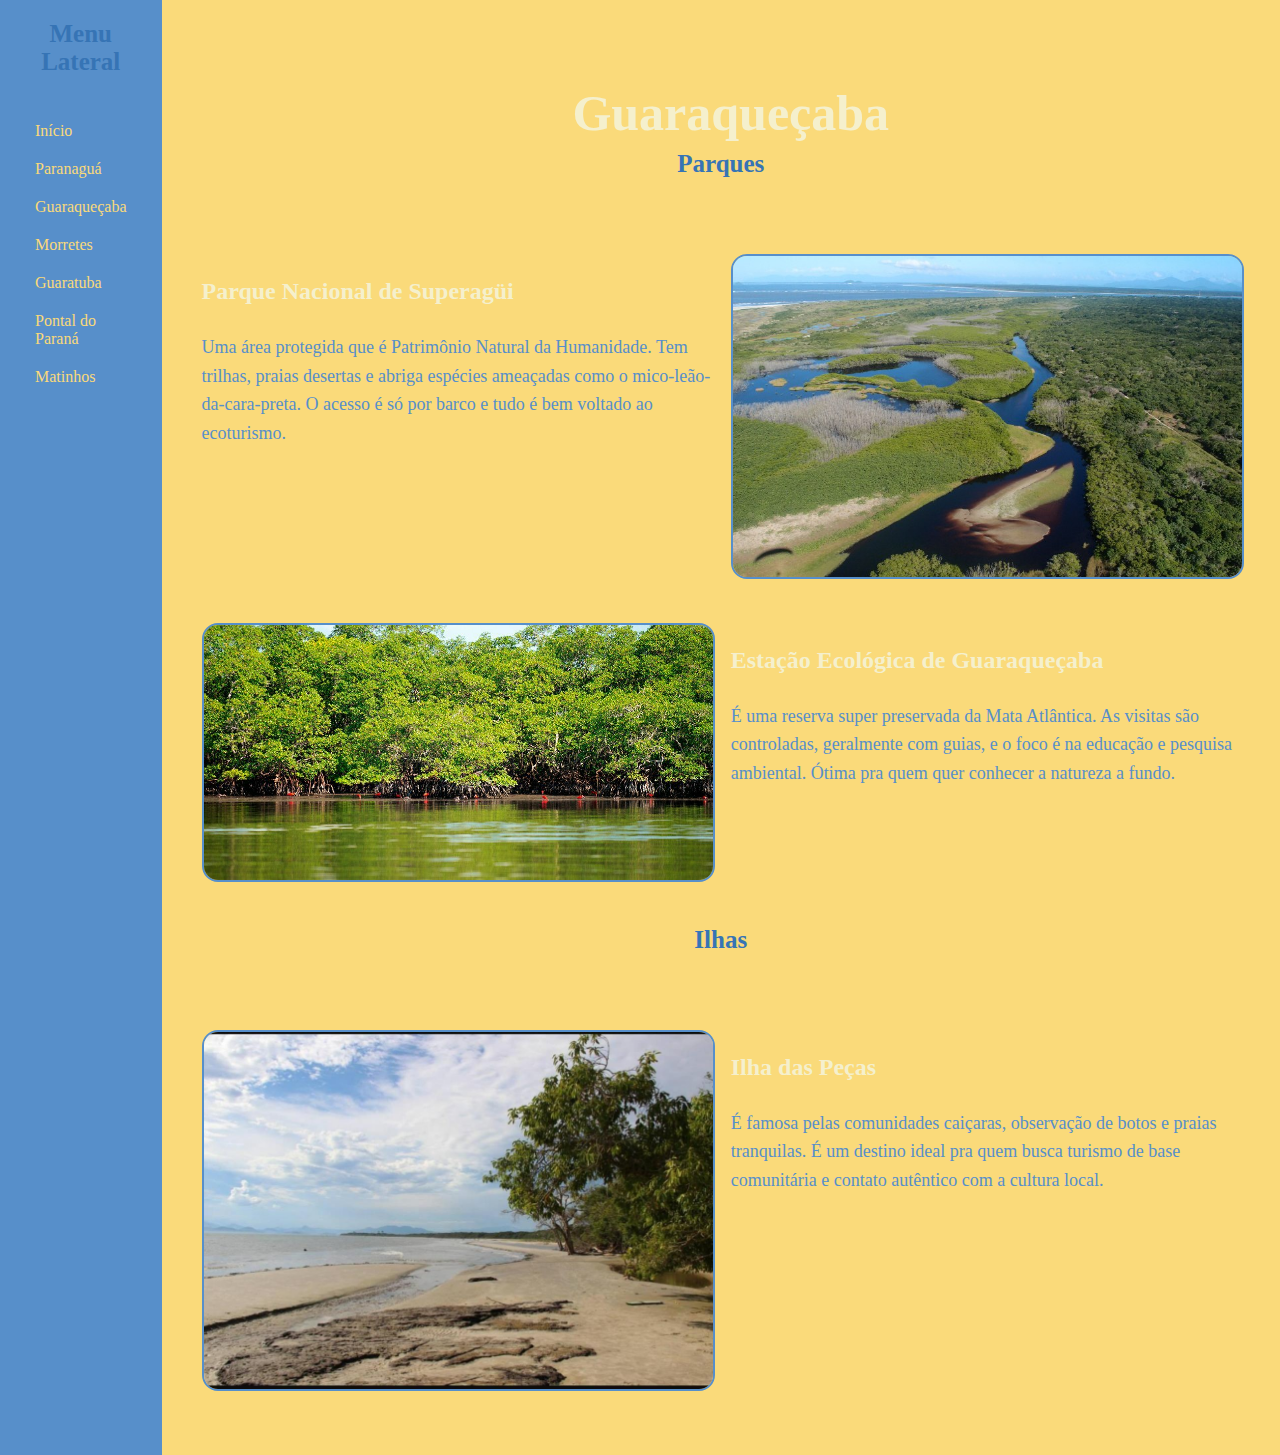
<file: guaraquecaba.html>
<!DOCTYPE html>
<html lang="pt-BR">

<head>
    <meta charset="UTF-8" />
    <meta name="viewport" content="width=device-width, initial-scale=1.0" />
    <title>Ecoturismo litoral do Paraná</title>
    <link rel="stylesheet" href="style.css" />
</head>

<body>
    <input type="checkbox" id="menu-toggle">
    <label for="menu-toggle" class="menu-icon">&#9776; Menu</label>

    <div class="container">
        <nav class="sidebar">
            <h2 class="sidebar_titulo">Menu Lateral</h2>
            <ul>
                <li><a href="index.html">Início</a></li>
                <li><a href="Paranaguá.html">Paranaguá</a></li>
                <li><a href="guaraquecaba.html">Guaraqueçaba</a></li>
                <li><a href="morretes.html">Morretes</a></li>
                <li><a href="guaratuba.html">Guaratuba</a></li>
                <li><a href="pontaldoparana.html">Pontal do Paraná</a></li>
                <li><a href="matinhos.html">Matinhos</a></li>
            </ul>
        </nav>

        <main class="main-content">
            <section class="principal">
                <h1 class="principal_titulo">Guaraqueçaba</h1>
            </section>

            <h2 class="sidebar_titulo">Parques</h2>

            <section class="atrativos-container">

                <div class="atrativo">
                    <div class="atrativo-texto">
                        <h3>Parque Nacional de Superagüi</h3>
                        <p>
                            Uma área protegida que é Patrimônio Natural da Humanidade. Tem trilhas, praias desertas e
                            abriga espécies ameaçadas como o mico-leão-da-cara-preta. O acesso é só por barco e tudo é
                            bem voltado ao ecoturismo.
                        </p>
                    </div>
                    <div class="atrativo-imagem">
                        <img src="imagens/Parque Nacional de Superagüi.jpeg" alt="Praia de Leste">
                    </div>
                </div>

                <div class="atrativo">
                    <div class="atrativo-texto">
                        <h3>Estação Ecológica de Guaraqueçaba</h3>
                        <p>
                            É uma reserva super preservada da Mata Atlântica. As visitas são controladas, geralmente com
                            guias, e o foco é na educação e pesquisa ambiental. Ótima pra quem quer conhecer a natureza
                            a fundo.
                        </p>
                    </div>
                    <div class="atrativo-imagem">
                        <img src="imagens/Estação Ecológica de Guaraqueçaba.jpg" alt="Praia de Ipanema">
                    </div>
                </div>


                <h2 class="sidebar_titulo">Ilhas</h2>

                <div class="atrativo">
                    <div class="atrativo-texto">
                        <h3>Ilha das Peças</h3>
                        <p>
                            É famosa pelas comunidades caiçaras, observação de botos e praias tranquilas. É um destino
                            ideal pra quem busca turismo de base comunitária e contato autêntico com a cultura local.
                        </p>
                    </div>
                    <div class="atrativo-imagem">
                        <img src="imagens/ilha das peças.jpg" alt="Ilhas dos Currais">
                    </div>
                </div>

            </section>
        </main>
    </div>
</body>

</html>
</file>
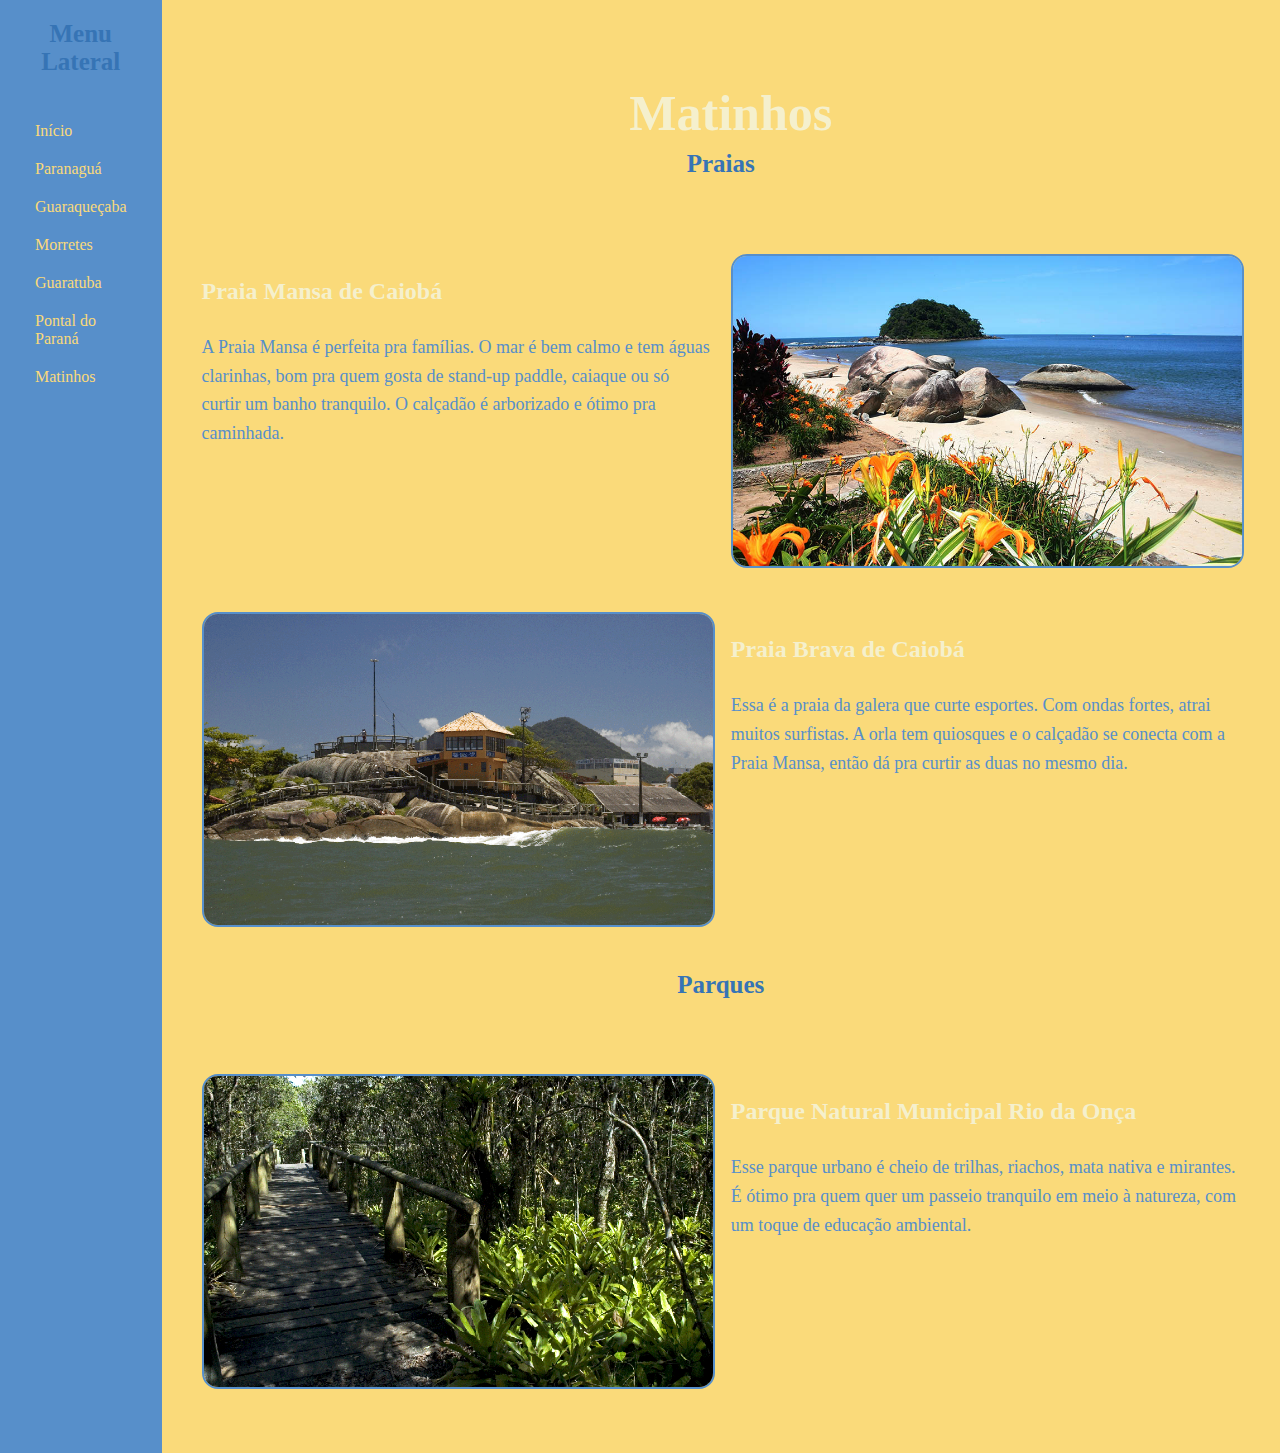
<file: matinhos.html>
<!DOCTYPE html>
<html lang="pt-BR">

<head>
  <meta charset="UTF-8" />
  <meta name="viewport" content="width=device-width, initial-scale=1.0" />
    <title>Ecoturismo litoral do Paraná</title>
  <link rel="stylesheet" href="style.css" />
</head>

<body>
  <input type="checkbox" id="menu-toggle" />
  <label class="menu-icon" for="menu-toggle">☰ Menu</label>

  <div class="container">
    <nav class="sidebar">
      <h2 class="sidebar_titulo">Menu Lateral</h2>
      <ul>
                <li><a href="index.html">Início</a></li>
                <li><a href="Paranaguá.html">Paranaguá</a></li>
                <li><a href="guaraquecaba.html">Guaraqueçaba</a></li>
                <li><a href="morretes.html">Morretes</a></li>
                <li><a href="guaratuba.html">Guaratuba</a></li>
                <li><a href="pontaldoparana.html">Pontal do Paraná</a></li>
                <li><a href="matinhos.html">Matinhos</a></li>
      </ul>
    </nav>

    <main class="main-content">
      <section class="principal">
        <h1 class="principal_titulo">Matinhos</h1>
      </section>

      <h2 class="sidebar_titulo">Praias</h2>

      <section class="atrativos-container">

        <div class="atrativo">
          <div class="atrativo-texto">
            <h3>Praia Mansa de Caiobá</h3>
            <p>
              A Praia Mansa é perfeita pra famílias. O mar é bem calmo e tem águas clarinhas, bom pra quem gosta de
              stand-up paddle, caiaque ou só curtir um banho tranquilo. O calçadão é arborizado e ótimo pra caminhada.
            </p>
          </div>
          <div class="atrativo-imagem">
            <img src="imagens/praia mansa de caiobá.jpg" alt="Praia de Leste">
          </div>
        </div>

        <div class="atrativo">
          <div class="atrativo-texto">
            <h3>Praia Brava de Caiobá</h3>
            <p>
              Essa é a praia da galera que curte esportes. Com ondas fortes, atrai muitos surfistas. A orla tem
              quiosques e o calçadão se conecta com a Praia Mansa, então dá pra curtir as duas no mesmo dia.
            </p>
          </div>
          <div class="atrativo-imagem">
            <img src="imagens/praia brava de caiobá.gif" alt="Praia de Ipanema">
          </div>
        </div>

        <h2 class="sidebar_titulo">Parques</h2>

        <div class="atrativo">
          <div class="atrativo-texto">
            <h3>Parque Natural Municipal Rio da Onça</h3>
            <p>
              Esse parque urbano é cheio de trilhas, riachos, mata nativa e mirantes. É ótimo pra quem quer um passeio
              tranquilo em meio à natureza, com um toque de educação ambiental. </p>
          </div>
          <div class="atrativo-imagem">
            <img src="imagens/Parque Natural Municipal Rio da Onça.gif" alt="Ilhas dos Currais">
          </div>
        </div>

      </section>


    </main>
  </div>
</body>

</html>
</file>
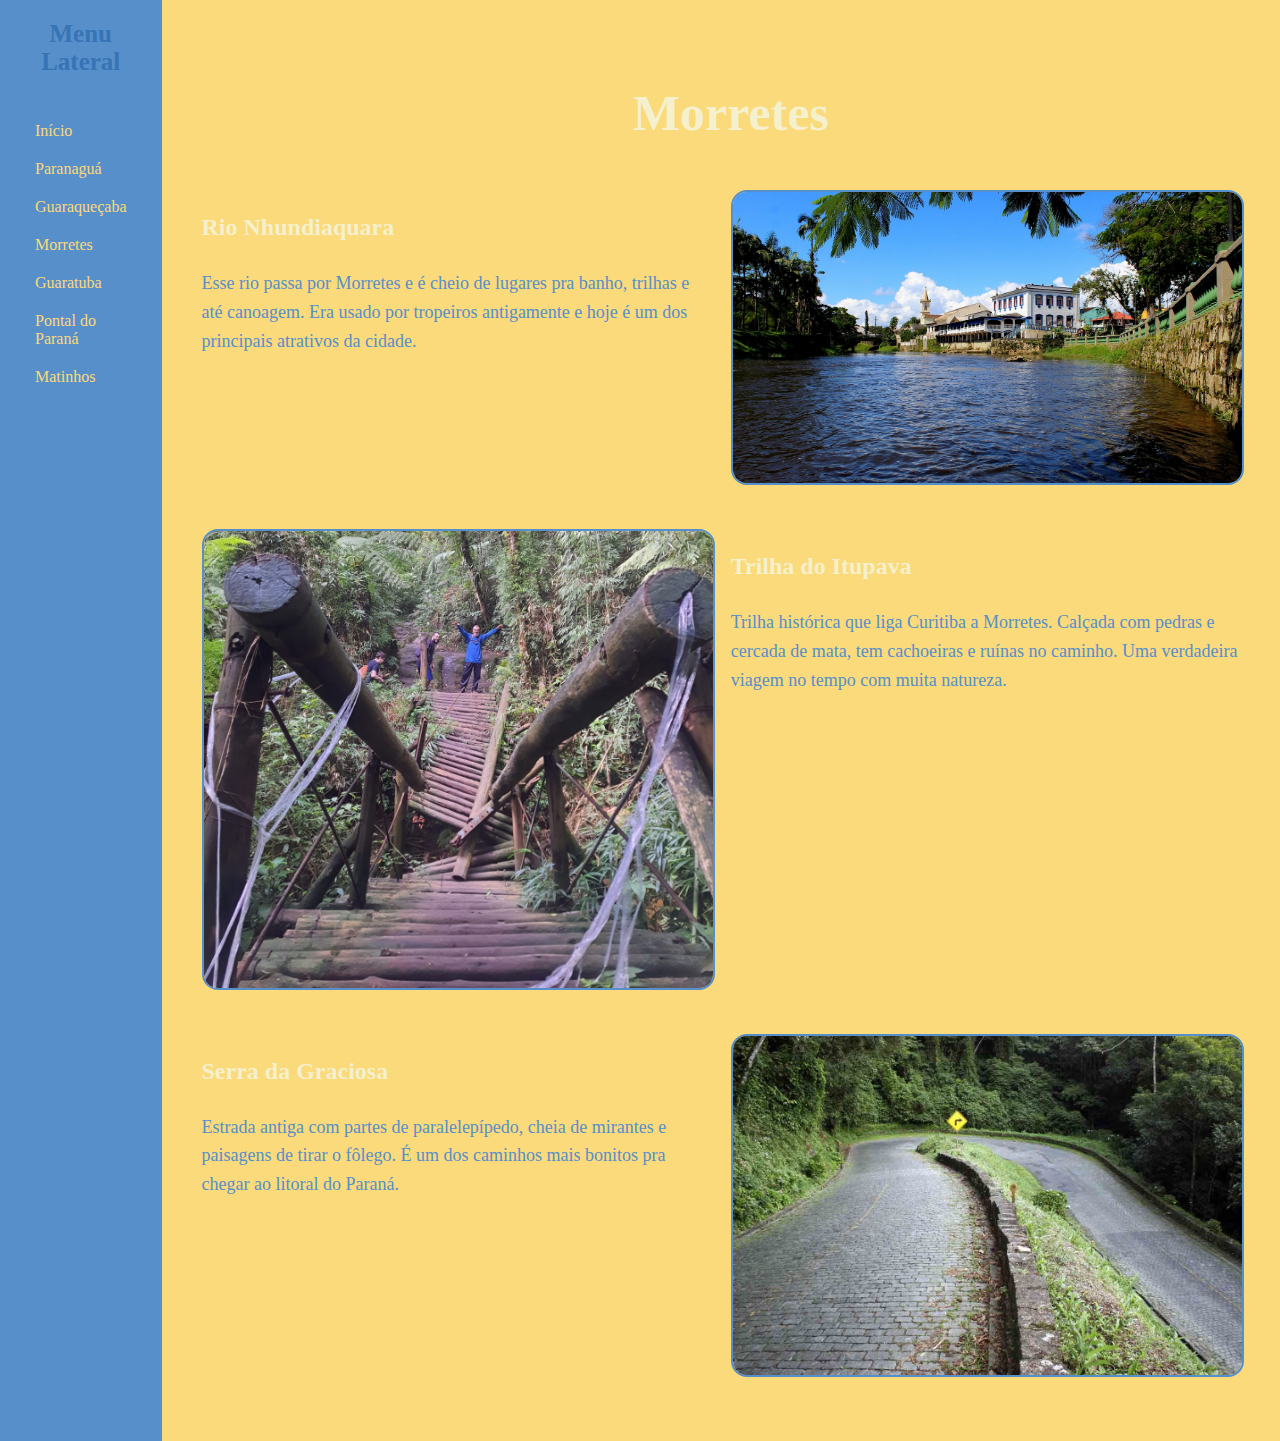
<file: morretes.html>
<!DOCTYPE html>
<html lang="pt-BR">

<head>
    <meta charset="UTF-8" />
    <meta name="viewport" content="width=device-width, initial-scale=1.0" />
    <title>Ecoturismo litoral do Paraná</title>
    <link rel="stylesheet" href="style.css" />
</head>

<body>
    <input type="checkbox" id="menu-toggle">
    <label for="menu-toggle" class="menu-icon">&#9776; Menu</label>

    <div class="container">
        <nav class="sidebar">
            <h2 class="sidebar_titulo">Menu Lateral</h2>
            <ul>
                <li><a href="index.html">Início</a></li>
                <li><a href="Paranaguá.html">Paranaguá</a></li>
                <li><a href="guaraquecaba.html">Guaraqueçaba</a></li>
                <li><a href="morretes.html">Morretes</a></li>
                <li><a href="guaratuba.html">Guaratuba</a></li>
                <li><a href="pontaldoparana.html">Pontal do Paraná</a></li>
                <li><a href="matinhos.html">Matinhos</a></li>
            </ul>
        </nav>

        <main class="main-content">
            <section class="principal">
                <h1 class="principal_titulo">Morretes</h1>
            </section>


            <section class="atrativos-container">

                <div class="atrativo">
                    <div class="atrativo-texto">
                        <h3>Rio Nhundiaquara</h3>
                        <p>
                            Esse rio passa por Morretes e é cheio de lugares pra banho, trilhas e até canoagem. Era
                            usado por tropeiros antigamente e hoje é um dos principais atrativos da cidade.
                        </p>
                    </div>
                    <div class="atrativo-imagem">
                        <img src="imagens/rio nhundiaquara.jpg" alt="Praia de Leste">
                    </div>
                </div>

                <div class="atrativo">
                    <div class="atrativo-texto">
                        <h3>Trilha do Itupava</h3>
                        <p>
                            Trilha histórica que liga Curitiba a Morretes. Calçada com pedras e cercada de mata, tem
                            cachoeiras e ruínas no caminho. Uma verdadeira viagem no tempo com muita natureza.
                        </p>
                    </div>
                    <div class="atrativo-imagem">
                        <img src="imagens/trilha de itupava.jpeg" alt="Praia de Ipanema">
                    </div>
                </div>

                <div class="atrativo">
                    <div class="atrativo-texto">
                        <h3>Serra da Graciosa</h3>
                        <p>
                            Estrada antiga com partes de paralelepípedo, cheia de mirantes e paisagens de tirar o
                            fôlego. É um dos caminhos mais bonitos pra chegar ao litoral do Paraná.
                        </p>
                    </div>
                    <div class="atrativo-imagem">
                        <img src="imagens/serra da graciosa.jpg" alt="Praia de Shangri-lá">
                    </div>
                </div>

            </section>
        </main>
    </div>
</body>

</html>
</file>
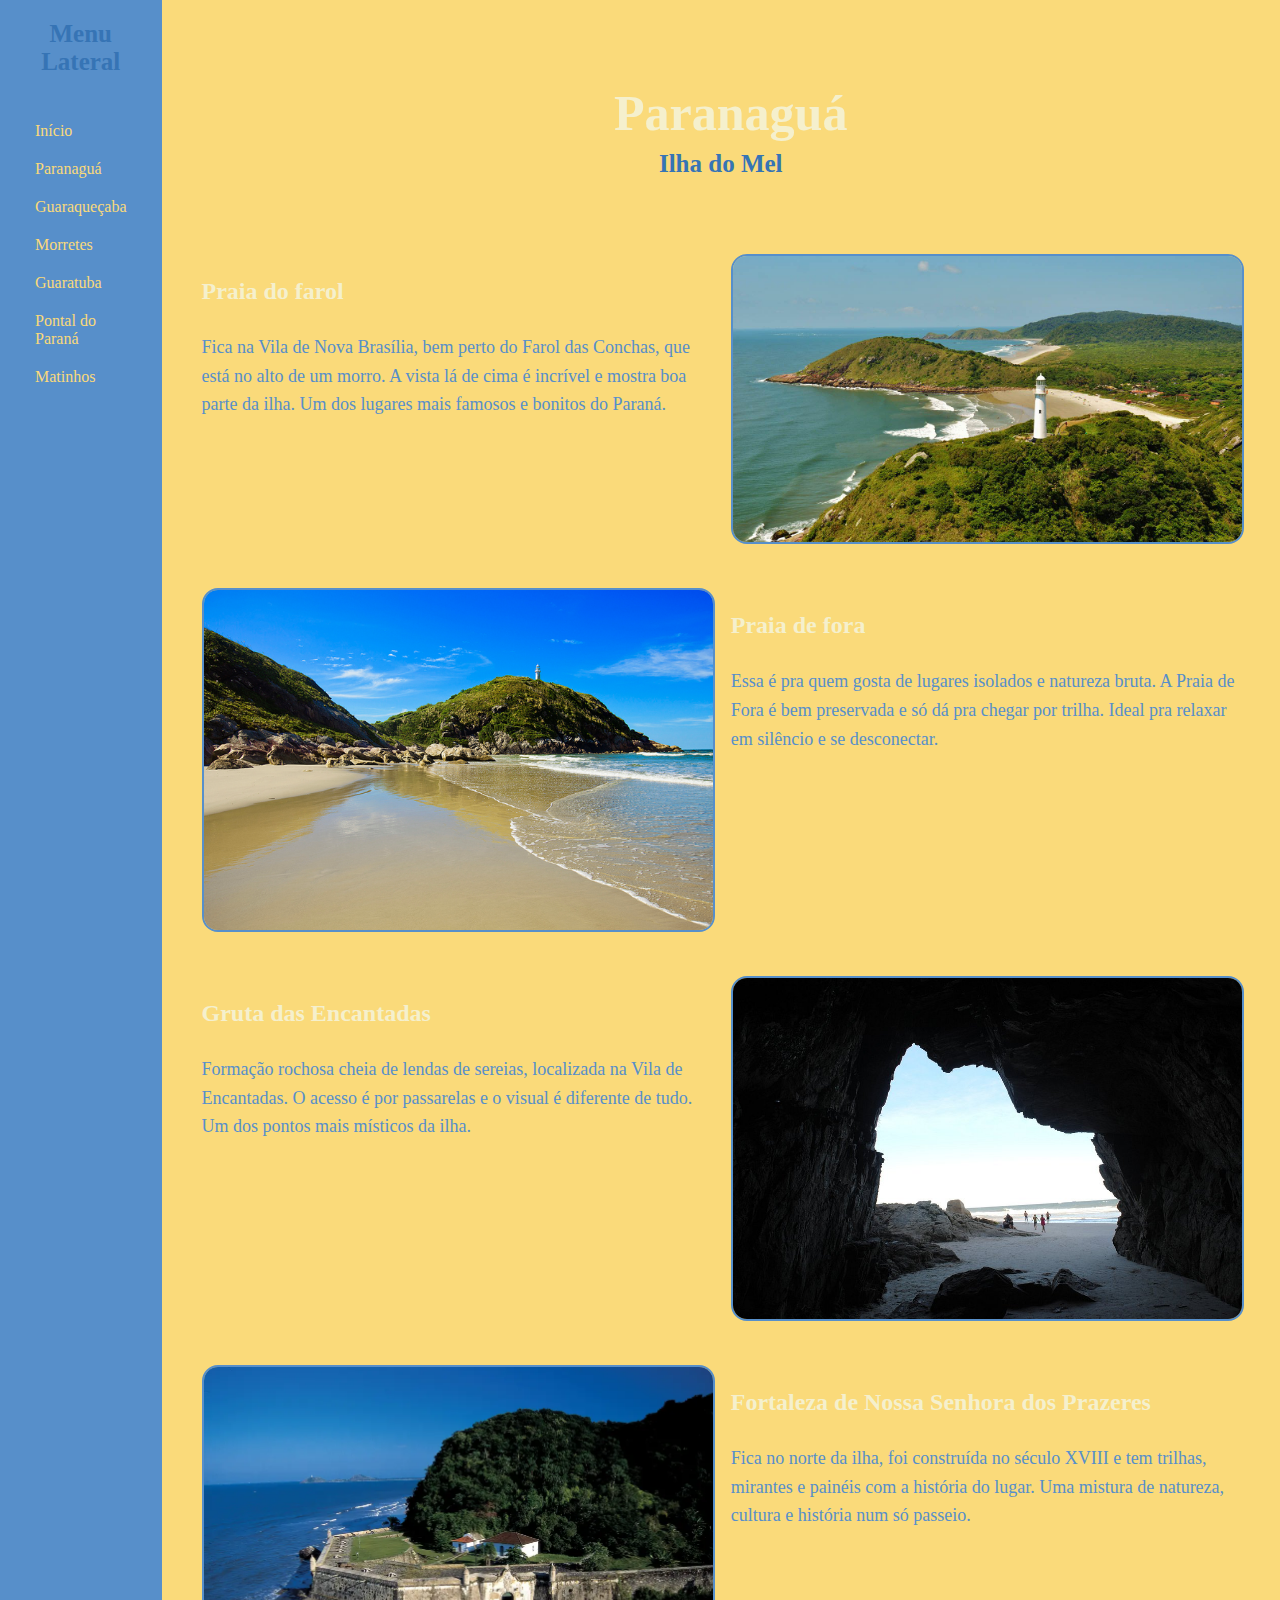
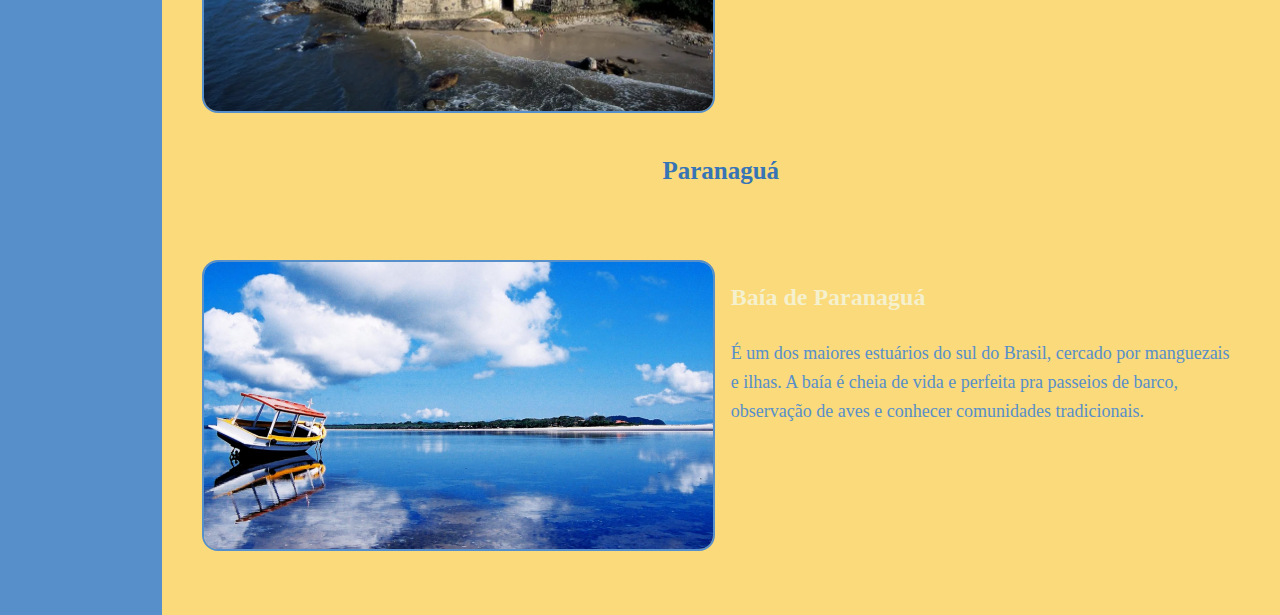
<file: Paranaguá.html>
<!DOCTYPE html>
<html lang="pt-BR">

<head>
    <meta charset="UTF-8" />
    <meta name="viewport" content="width=device-width, initial-scale=1.0" />
    <title>Ecoturismo litoral do Paraná</title>
    <link rel="stylesheet" href="style.css" />
</head>

<body>
    <input type="checkbox" id="menu-toggle">
    <label for="menu-toggle" class="menu-icon">&#9776; Menu</label>

    <div class="container">
        <nav class="sidebar">
            <h2 class="sidebar_titulo">Menu Lateral</h2>
            <ul>
                <li><a href="index.html">Início</a></li>
                <li><a href="Paranaguá.html">Paranaguá</a></li>
                <li><a href="guaraquecaba.html">Guaraqueçaba</a></li>
                <li><a href="morretes.html">Morretes</a></li>
                <li><a href="guaratuba.html">Guaratuba</a></li>
                <li><a href="pontaldoparana.html">Pontal do Paraná</a></li>
                <li><a href="matinhos.html">Matinhos</a></li>
            </ul>
        </nav>

        <main class="main-content">
            <section class="principal">
                <h1 class="principal_titulo">Paranaguá</h1>
            </section>

            <h2 class="sidebar_titulo">Ilha do Mel</h2>

            <section class="atrativos-container">


                <div class="atrativo">
                    <div class="atrativo-texto">
                        <h3>Praia do farol</h3>
                        <p>
                            Fica na Vila de Nova Brasília, bem perto do Farol das Conchas, que está no alto de um morro.
                            A vista lá de cima é incrível e mostra boa parte da ilha. Um dos lugares mais famosos e
                            bonitos do Paraná.
                        </p>
                    </div>
                    <div class="atrativo-imagem">
                        <img src="imagens/praia do farol.jpg" alt="Praia do farol">
                    </div>
                </div>


                <div class="atrativo">
                    <div class="atrativo-texto">
                        <h3>Praia de fora</h3>
                        <p>
                            Essa é pra quem gosta de lugares isolados e natureza bruta. A Praia de Fora é bem preservada
                            e só dá pra chegar por trilha. Ideal pra relaxar em silêncio e se desconectar.
                        </p>
                    </div>
                    <div class="atrativo-imagem">
                        <img src="imagens/praiadefora.png" alt="Praia de fora">
                    </div>
                </div>


                <div class="atrativo">
                    <div class="atrativo-texto">
                        <h3>Gruta das Encantadas</h3>
                        <p>
                            Formação rochosa cheia de lendas de sereias, localizada na Vila de Encantadas. O acesso é
                            por passarelas e o visual é diferente de tudo. Um dos pontos mais místicos da ilha.
                        </p>
                    </div>
                    <div class="atrativo-imagem">
                        <img src="imagens/gruta das encantadas.jpg" alt="Gruta das Encantadas">
                    </div>
                </div>


                <div class="atrativo">
                    <div class="atrativo-texto">
                        <h3>Fortaleza de Nossa Senhora dos Prazeres</h3>
                        <p>
                            Fica no norte da ilha, foi construída no século XVIII e tem trilhas, mirantes e painéis com
                            a história do lugar. Uma mistura de natureza, cultura e história num só passeio.
                        </p>
                    </div>
                    <div class="atrativo-imagem">
                        <img src="imagens/Fortaleza de Nossa Senhora dos Prazeres.webp" alt="Fortaleza de Nossa Senhora dos Prazeres">
                    </div>
                </div>

                <h2 class="sidebar_titulo">Paranaguá </h2>


                <div class="atrativo">
                    <div class="atrativo-texto">
                        <h3>Baía de Paranaguá</h3>
                        <p>
                            É um dos maiores estuários do sul do Brasil, cercado por manguezais e ilhas. A baía é cheia
                            de vida e perfeita pra passeios de barco, observação de aves e conhecer comunidades
                            tradicionais.
                        </p>
                    </div>
                    <div class="atrativo-imagem">
                        <img src="imagens/baía de paranaguá.jpg" alt="Baía de Paranaguá">
                    </div>
                </div>

            </section>
        </main>
    </div>
</body>

</html>
</file>
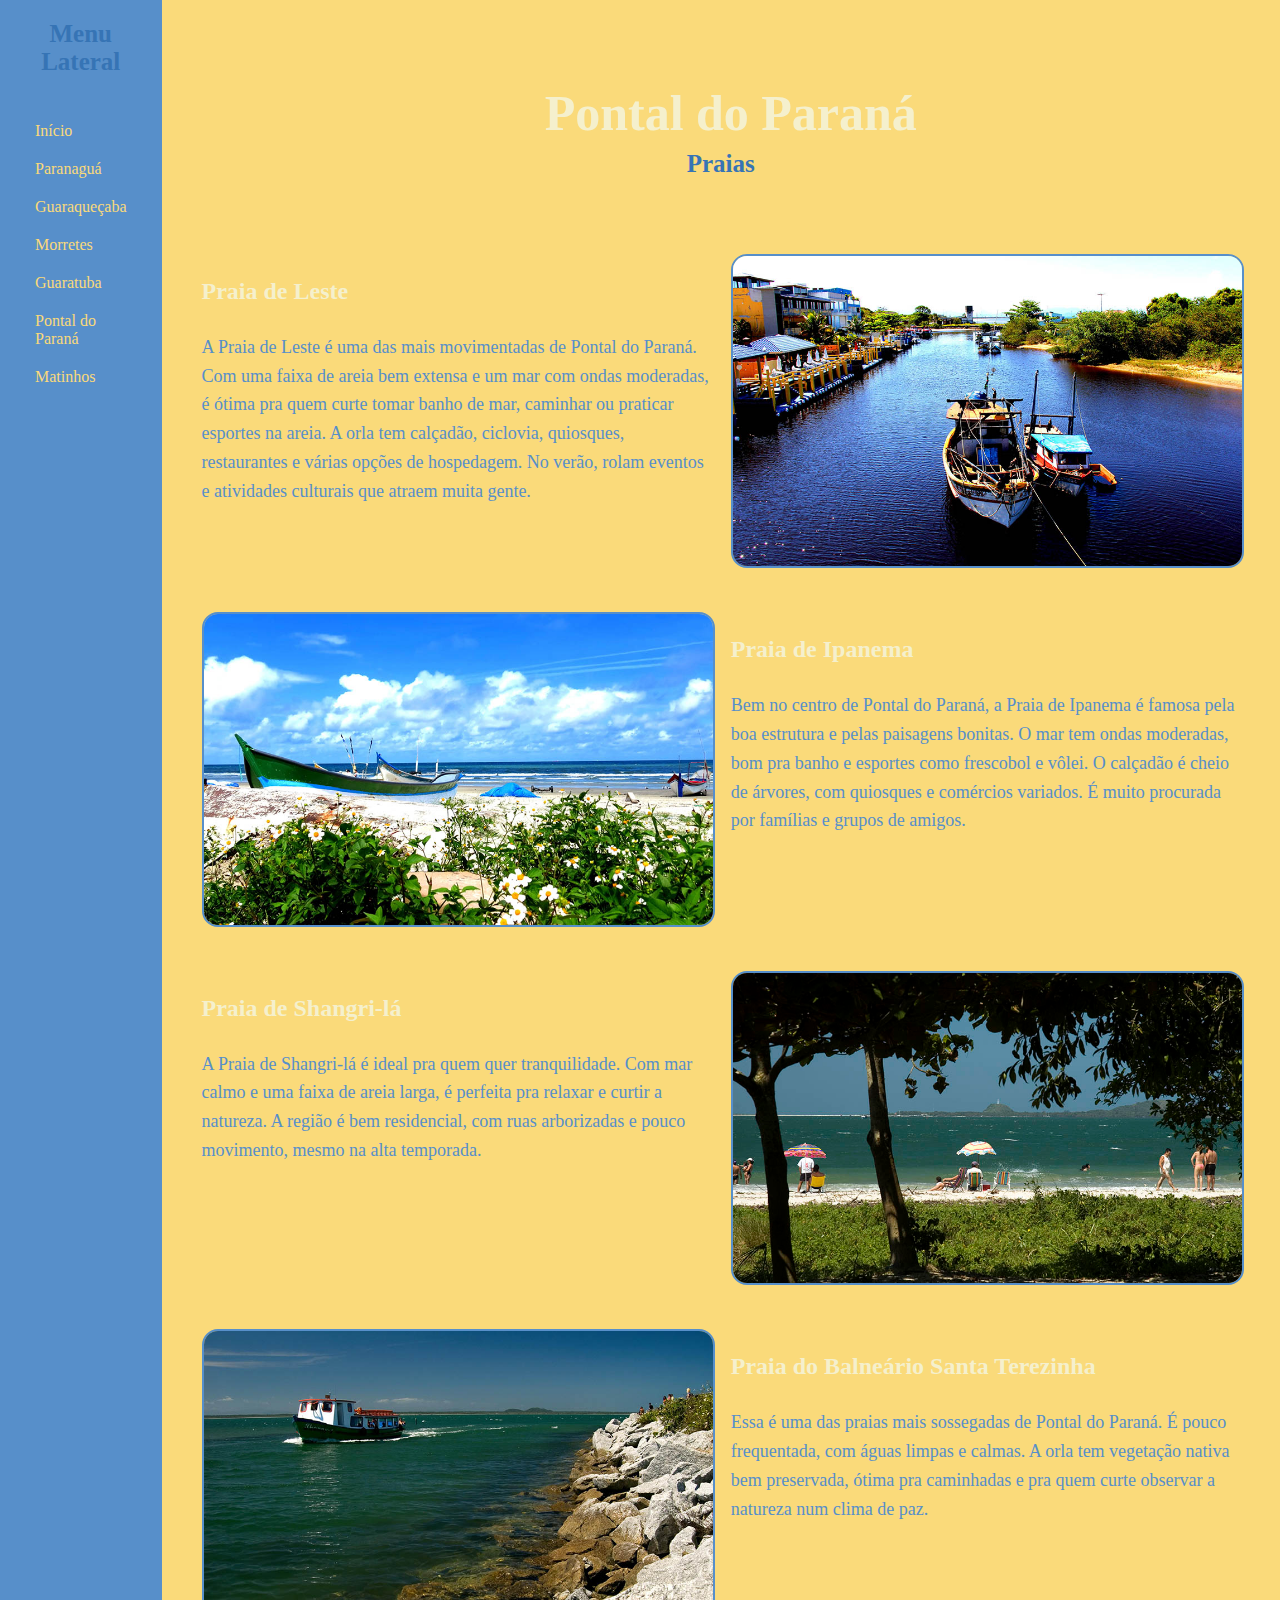
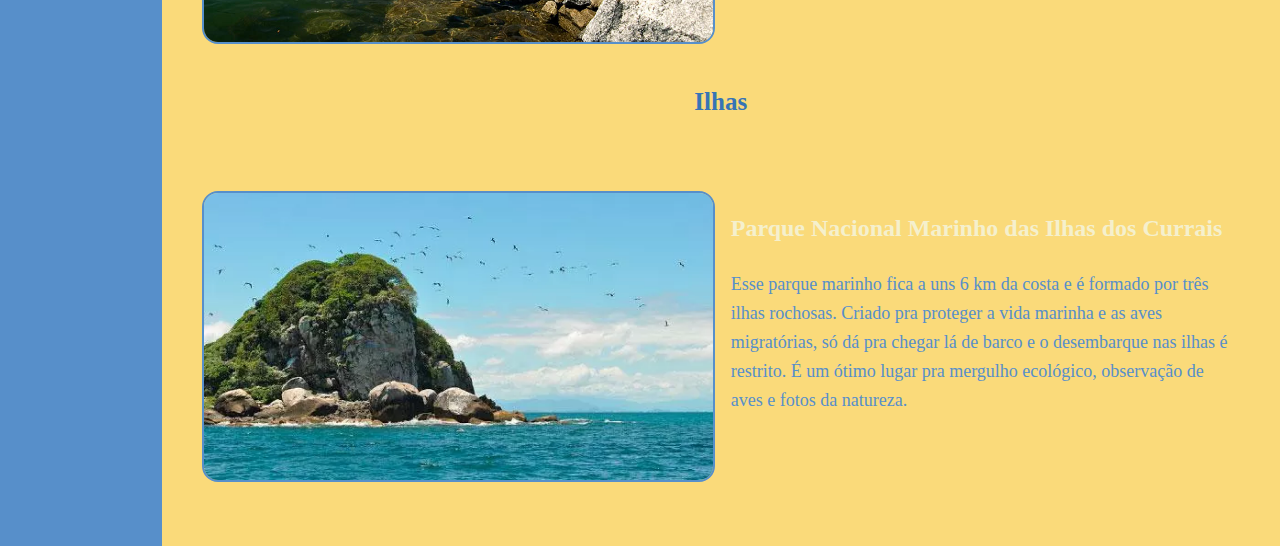
<file: pontaldoparana.html>
<!DOCTYPE html>
<html lang="pt-BR">

<head>
  <meta charset="UTF-8" />
  <meta name="viewport" content="width=device-width, initial-scale=1.0" />
    <title>Ecoturismo litoral do Paraná</title>
  <link rel="stylesheet" href="style.css" />
</head>

<body>
  <input type="checkbox" id="menu-toggle">
  <label for="menu-toggle" class="menu-icon">&#9776; Menu</label>

  <div class="container">
    <nav class="sidebar">
      <h2 class="sidebar_titulo">Menu Lateral</h2>
      <ul>
                <li><a href="index.html">Início</a></li>
                <li><a href="Paranaguá.html">Paranaguá</a></li>
                <li><a href="guaraquecaba.html">Guaraqueçaba</a></li>
                <li><a href="morretes.html">Morretes</a></li>
                <li><a href="guaratuba.html">Guaratuba</a></li>
                <li><a href="pontaldoparana.html">Pontal do Paraná</a></li>
                <li><a href="matinhos.html">Matinhos</a></li>
      </ul>
  </nav>

    <main class="main-content">
      <section class="principal">
        <h1 class="principal_titulo">Pontal do Paraná</h1>
      </section>

      <h2 class="sidebar_titulo">Praias</h2>

      <section class="atrativos-container">

        <div class="atrativo">
          <div class="atrativo-texto">
            <h3>Praia de Leste</h3>
            <p>
              A Praia de Leste é uma das mais movimentadas de Pontal do Paraná. Com uma faixa de areia bem extensa e um
              mar com ondas moderadas, é ótima pra quem curte tomar banho de mar, caminhar ou praticar esportes na
              areia. A orla tem calçadão, ciclovia, quiosques, restaurantes e várias opções de hospedagem. No verão,
              rolam eventos e atividades culturais que atraem muita gente.
            </p>
          </div>
          <div class="atrativo-imagem">
            <img src="imagens/praia de leste.jpg" alt="Praia de Leste">
          </div>
        </div>

        <div class="atrativo">
          <div class="atrativo-texto">
            <h3>Praia de Ipanema</h3>
            <p>
              Bem no centro de Pontal do Paraná, a Praia de Ipanema é famosa pela boa estrutura e pelas paisagens
              bonitas. O mar tem ondas moderadas, bom pra banho e esportes como frescobol e vôlei. O calçadão é cheio de
              árvores, com quiosques e comércios variados. É muito procurada por famílias e grupos de amigos.
            </p>
          </div>
          <div class="atrativo-imagem">
            <img src="imagens/praia de ipanema.jpg" alt="Praia de Ipanema">
          </div>
        </div>

        <div class="atrativo">
          <div class="atrativo-texto">
            <h3>Praia de Shangri-lá</h3>
            <p>
              A Praia de Shangri-lá é ideal pra quem quer tranquilidade. Com mar calmo e uma faixa de areia larga, é
              perfeita pra relaxar e curtir a natureza. A região é bem residencial, com ruas arborizadas e pouco
              movimento, mesmo na alta temporada.
            </p>
          </div>
          <div class="atrativo-imagem">
            <img src="imagens/praia de shangri-lá.jpg" alt="Praia de Shangri-lá">
          </div>
        </div>

        <div class="atrativo">
          <div class="atrativo-texto">
            <h3>Praia do Balneário Santa Terezinha</h3>
            <p>
              Essa é uma das praias mais sossegadas de Pontal do Paraná. É pouco frequentada, com águas limpas e calmas.
              A orla tem vegetação nativa bem preservada, ótima pra caminhadas e pra quem curte observar a natureza num
              clima de paz.
            </p>
          </div>
          <div class="atrativo-imagem">
            <img src="imagens/praia de santa terezainha.jpg" alt="Balneário Santa Terezinha">
          </div>
        </div>

      <h2 class="sidebar_titulo">Ilhas</h2>

        <div class="atrativo">
          <div class="atrativo-texto">
            <h3>Parque Nacional Marinho das Ilhas dos Currais</h3>
            <p>
              Esse parque marinho fica a uns 6 km da costa e é formado por três ilhas rochosas. Criado pra proteger a
              vida marinha e as aves migratórias, só dá pra chegar lá de barco e o desembarque nas ilhas é restrito. É
              um ótimo lugar pra mergulho ecológico, observação de aves e fotos da natureza.
            </p>
          </div>
          <div class="atrativo-imagem">
            <img src="imagens/ilha dos currais.webp" alt="Ilhas dos Currais">
          </div>
        </div>

      </section>
    </main>
  </div>
</body>

</html>
</file>
<file: style.css>
:root {
  --cor-primaria: #FADA7A;
  --cor-secundaria: #F5F0CD;
  --cor-tercearia: #578FCA;
  --cor-quaternaria: #3674B5;
}

/* Estilos Gerais */
body {
    font-family: Georgia;
    margin: 0;
    background-color: var(--cor-primaria);
    color: var(--cor-tercearia);
}

.container {
    display: flex;
    min-height: 100vh;
}

/* Barra Lateral */
.sidebar {
    width: 8rem;
    background-color: var(--cor-tercearia);
    color: var(--cor-primaria);
    padding: 20px;
    transition: transform 0.3s ease-in-out;
}

.sidebar_titulo {
    margin-top: 0;
    text-align: center;
    color: var(--cor-quaternaria);
    font-size: 25px;
    padding-bottom: 15px;
}

.sidebar ul {
    list-style-type: none;
    padding: 0;
}

.sidebar ul li a {
    display: block;
    color: var(--cor-primaria);
    text-decoration: none;
    padding: 10px 15px;
    border-radius: 4px;
    transition: background-color 0.3s;
}

.sidebar ul li a:hover {
    background-color: var(--cor-secundaria);
}

/* Conteúdo Principal */
.main-content {
    flex-grow: 1;
    padding: 20px;
    background-color: var(--cor-primaria);
    color: var(--cor-tercearia);
}

.principal {
    padding: 30px 0;
    display: flex;
    justify-content: space-around;
    align-items: center;
    margin-left: 20px;
    position: relative;
    padding-top: 100px;
    font-size: 20px;
}

.div_texto {
    width: 50%;
}

.principal_titulo {
    font-size: 50px;
    color: var(--cor-secundaria);
    position: absolute;
    top: 30px;
    left: 0;
    width: 100%;
    text-align: center;
    box-sizing: border-box;
}



.principal_img {
    margin: 20px;
    border: 2px solid var(--cor-tercearia);
    border-radius: 16px;
    width: 45%;
    object-fit: cover;
}

/* Seções das praias e atrativos */
.atrativos-container {
    display: flex;
    flex-direction: column;
    gap: 40px;
    padding: 40px 20px;
}

.atrativo {
    display: flex;
    gap: 20px;
    align-items: flex-start;
}

.atrativo:nth-child(even) {
    flex-direction: row-reverse;
}

.atrativo-imagem {
    flex: 1;
}

.atrativo-imagem img {
    width: 100%;
    height: auto;
    border-radius: 16px;
    border: 2px solid var(--cor-tercearia);
}

.atrativo-texto {
    display: flex;
    flex-direction: column;
    flex: 1;
}

.atrativo-texto h3 {
    font-size: 24px;
    color: var(--cor-secundaria);
    margin-bottom: 10px;
}

.atrativo-texto p {
    font-size: 18px;
    line-height: 1.6;
    color: var(--cor-tercearia);
}

/* Checkbox para o menu hamburguer */
#menu-toggle {
    display: none;
}

.menu-icon {
    display: none;
    cursor: pointer;
    padding: 15px;
    background-color: var(--cor-tercearia);
    color: var(--cor-primaria);
    font-size: 1.2em;
}

/* Responsividade */
@media (max-width: 768px) {
    .container {
        flex-direction: column;
    }

    .sidebar_titulo {
        display: none;
    }

    .sidebar {
        width: 100%;
        height: auto;
        transform: translateX(-100%);
        position: absolute;
        z-index: 1000;
        padding-top: 60px;
    }

    .menu-icon {
        display: block;
        position: fixed;
        top: 0;
        left: 0;
        right: 0;
        z-index: 1001;
        background-color: var(--cor-tercearia);
    }

    #menu-toggle:checked ~ .container .sidebar {
        transform: translateX(0);
    }

    #menu-toggle:checked ~ .menu-icon {
        background-color: var(--cor-secundaria);
    }

    .main-content {
        padding-top: 70px;
    }

    .atrativo{
        display: flex;
        flex-direction: column;
        align-items: center;
        justify-content: center;
    }

    .atrativo:nth-child(even) {
        flex-direction: column;
    }

}

@media (min-width: 769px) {
    .sidebar {
        transform: translateX(0) !important;
        position: static;
    }
}
</file>
